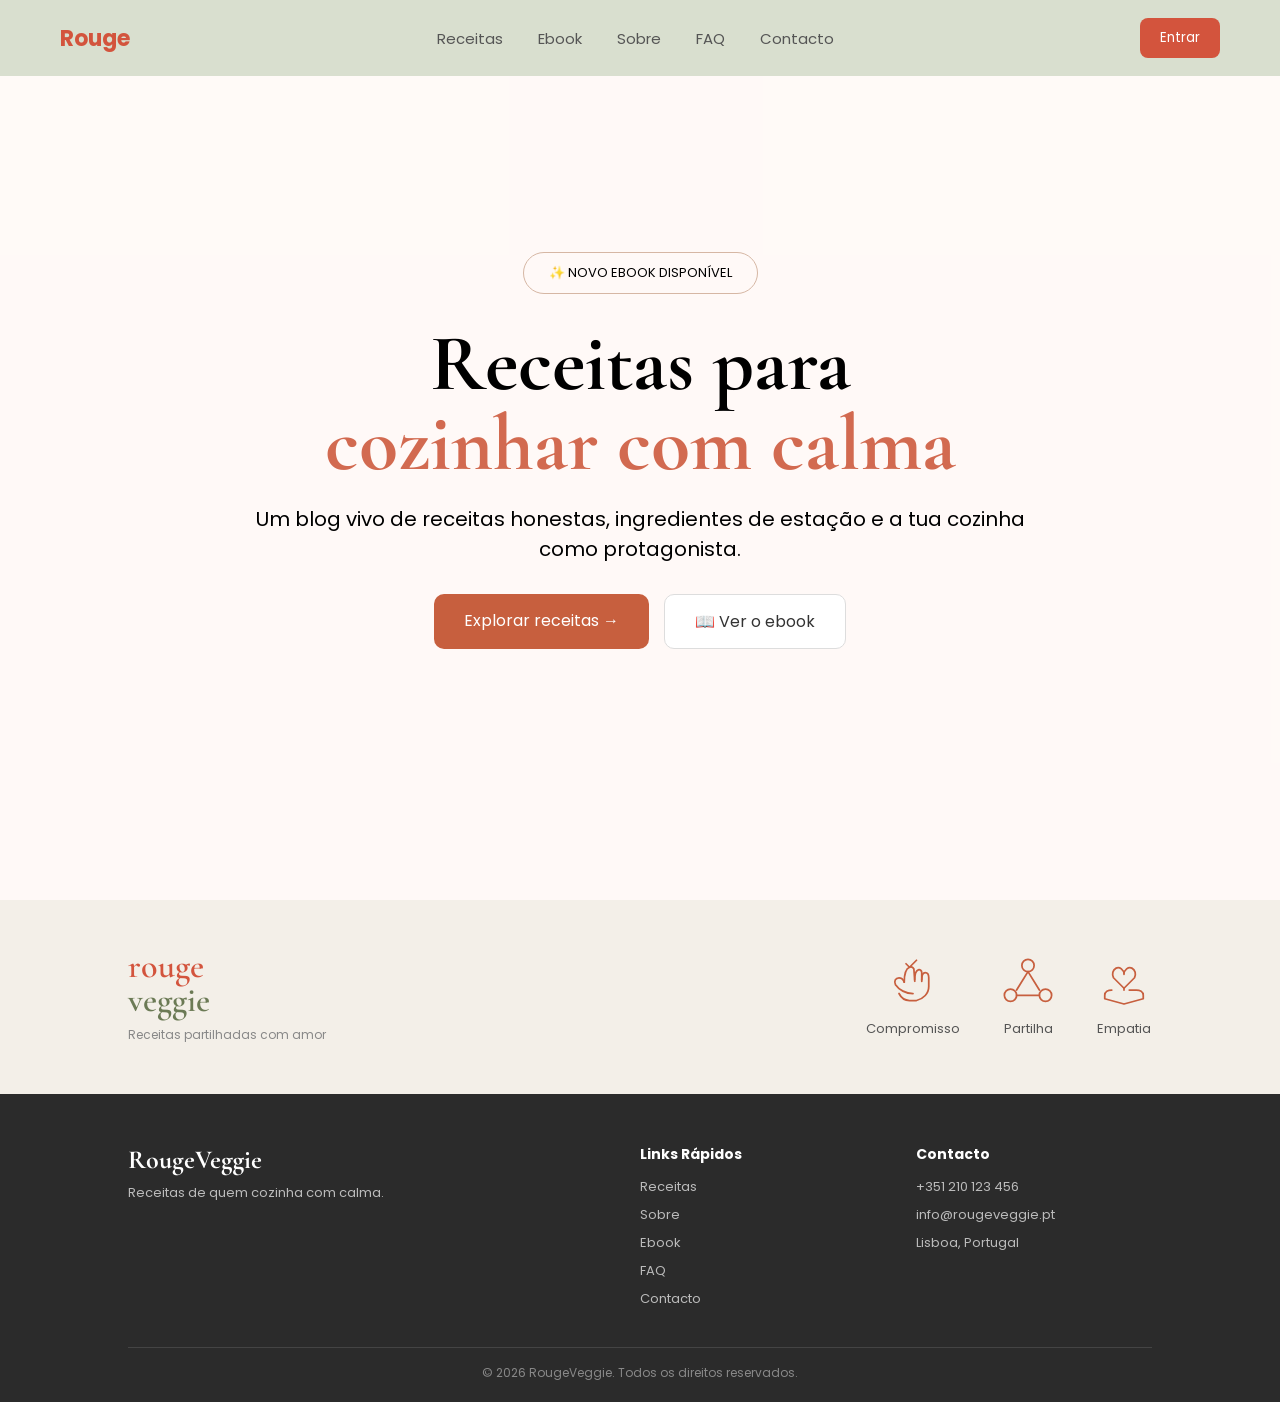
<file: index.html>
<!DOCTYPE html>
<html lang="pt">
<head>
    <meta charset="UTF-8">
    <meta name="viewport" content="width=device-width, initial-scale=1.0">
    <title>Rouge — Receitas para Cozinhar com Calma</title>
    <link rel="stylesheet" href="style.css">
    <link href="https://fonts.googleapis.com/css2?family=Cormorant+Garamond:wght@400;600&family=Poppins:wght@300;400;500;600&display=swap" rel="stylesheet">
</head>
<body>

<header>
    <a href="index.html" class="logo">Rouge</a>
    <nav>
        <a href="receitas.html">Receitas</a>
        <a href="ebook.html">Ebook</a>
        <a href="sobre.html">Sobre</a>
        <a href="faq.html">FAQ</a>
        <a href="contacto.html">Contacto</a>
    </nav>
    <button class="login-btn" onclick="window.location.href='login.html'">Entrar</button>
    <button class="hamburger" id="hamburger" aria-label="Abrir menu">
        <span></span><span></span><span></span>
    </button>
</header>

<div class="mobile-menu" id="mobileMenu">
    <a href="receitas.html">Receitas</a>
    <a href="ebook.html">Ebook</a>
    <a href="sobre.html">Sobre</a>
    <a href="faq.html">FAQ</a>
    <a href="contacto.html">Contacto</a>
    <button class="login-btn-mobile" onclick="window.location.href='login.html'">Entrar</button>
</div>

<section class="hero">
    <div class="overlay"></div>
    <div class="content">
        <span class="badge">✨ NOVO EBOOK DISPONÍVEL</span>
        <h1>Receitas para <br><span>cozinhar com calma</span></h1>
        <p>Um blog vivo de receitas honestas, ingredientes de estação e a tua cozinha como protagonista.</p>
        <div class="buttons">
            <a href="receitas.html" class="btn-primary">Explorar receitas →</a>
            <a href="ebook.html" class="btn-secondary">📖 Ver o ebook</a>
        </div>
    </div>
</section>

<script src="menu.js"></script>
</body>
</html>
</file>
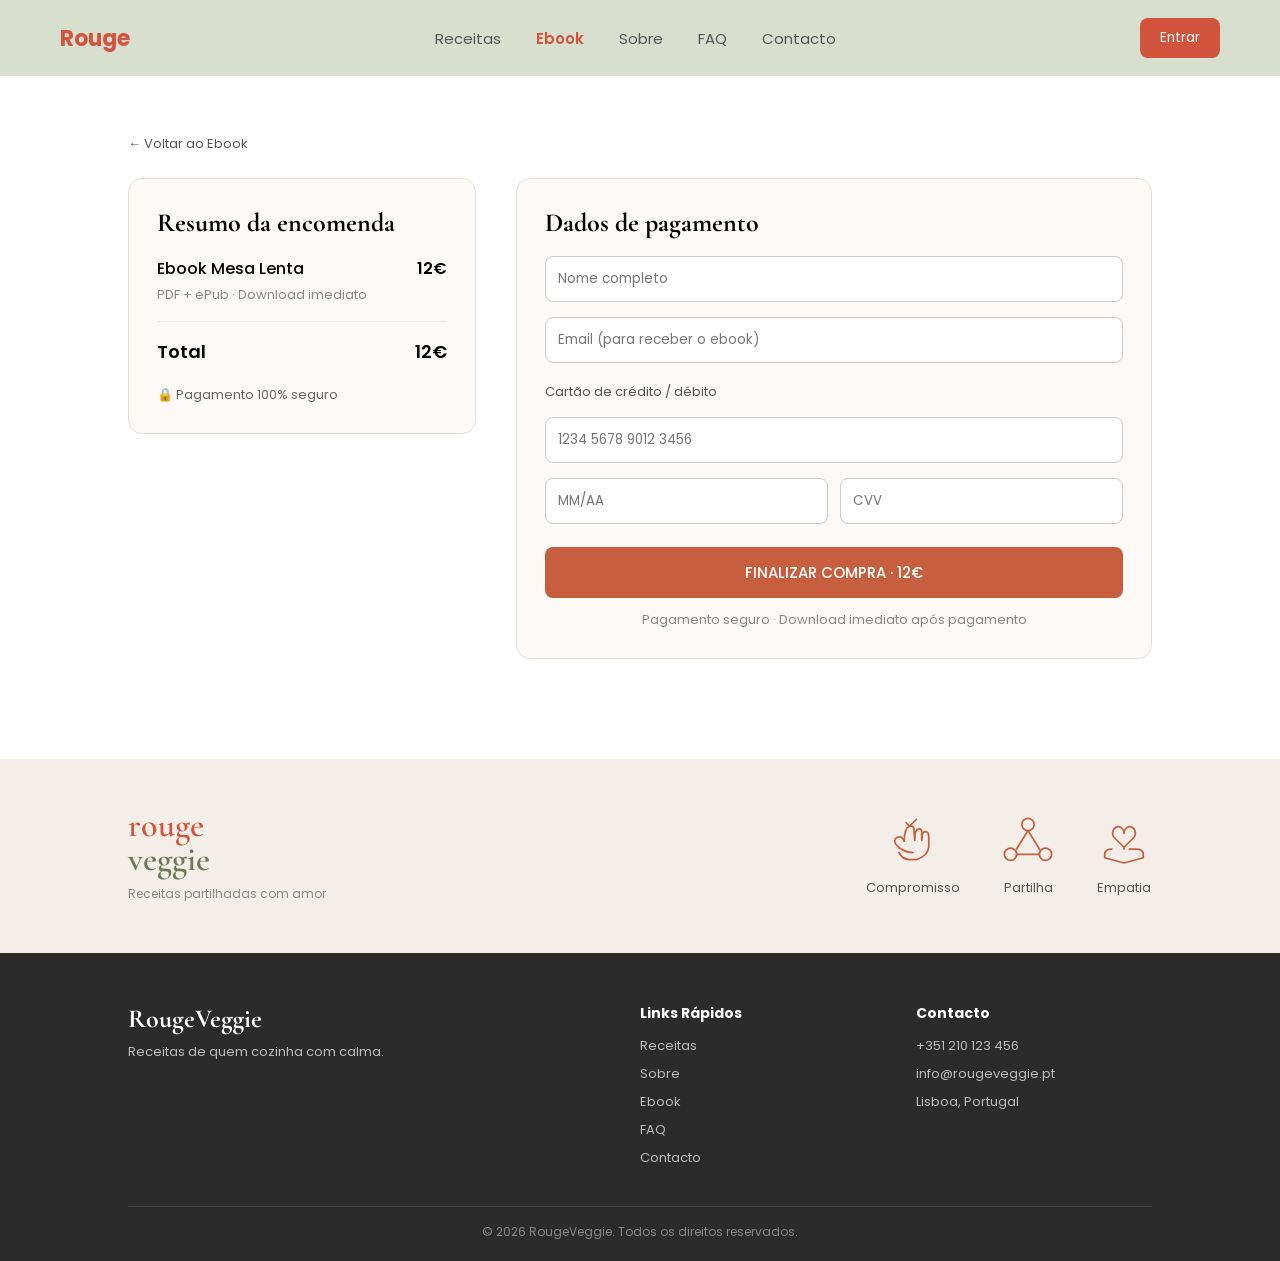
<file: checkout.html>
<!DOCTYPE html>
<html lang="pt">
<head>
    <meta charset="UTF-8">
    <meta name="viewport" content="width=device-width, initial-scale=1.0">
    <title>Checkout — Rouge</title>
    <link rel="stylesheet" href="style.css">
    <link href="https://fonts.googleapis.com/css2?family=Cormorant+Garamond:wght@400;600&family=Poppins:wght@300;400;500;600&display=swap" rel="stylesheet">
</head>
<body>

<header>
    <a href="index.html" class="logo">Rouge</a>
    <nav>
        <a href="receitas.html">Receitas</a>
        <a href="ebook.html" class="active">Ebook</a>
        <a href="sobre.html">Sobre</a>
        <a href="faq.html">FAQ</a>
        <a href="contacto.html">Contacto</a>
    </nav>
    <button class="login-btn" onclick="window.location.href='login.html'">Entrar</button>
    <button class="hamburger" id="hamburger" aria-label="Abrir menu">
        <span></span><span></span><span></span>
    </button>
</header>

<div class="mobile-menu" id="mobileMenu">
    <a href="receitas.html">Receitas</a>
    <a href="ebook.html" class="active">Ebook</a>
    <a href="sobre.html">Sobre</a>
    <a href="faq.html">FAQ</a>
    <a href="contacto.html">Contacto</a>
    <button class="login-btn-mobile" onclick="window.location.href='login.html'">Entrar</button>
</div>

<section class="section page-section">
    <a href="ebook.html" class="back-link-dark">← Voltar ao Ebook</a>
    <div class="checkout-layout">
        <div class="checkout-resumo">
            <h3>Resumo da encomenda</h3>
            <div class="checkout-item">
                <div>
                    <p class="checkout-item-nome">Ebook Mesa Lenta</p>
                    <p class="checkout-item-desc">PDF + ePub · Download imediato</p>
                </div>
                <span class="checkout-item-preco">12€</span>
            </div>
            <div class="checkout-total">
                <span>Total</span>
                <span>12€</span>
            </div>
            <div class="checkout-seguro">🔒 Pagamento 100% seguro</div>
        </div>
        <div class="checkout-form-box">
            <h3>Dados de pagamento</h3>
            <form onsubmit="finalizarCompra(event)">
                <input type="text" placeholder="Nome completo" required autocomplete="name">
                <input type="email" placeholder="Email (para receber o ebook)" required autocomplete="email">
                <label class="checkout-label" for="cartao">Cartão de crédito / débito</label>
                <input type="text" id="cartao" placeholder="1234 5678 9012 3456" inputmode="numeric" maxlength="19" pattern="[0-9 ]{19}" required autocomplete="cc-number">
                <div class="checkout-row">
                    <input type="text" id="validade" placeholder="MM/AA" inputmode="numeric" maxlength="5" pattern="(0[1-9]|1[0-2])/[0-9]{2}" required autocomplete="cc-exp">
                    <input type="text" id="cvv" placeholder="CVV" inputmode="numeric" maxlength="3" pattern="[0-9]{3}" required autocomplete="cc-csc">
                </div>
                <button type="submit" class="ebook-btn-comprar">FINALIZAR COMPRA · 12€</button>
            </form>
            <p class="ebook-seguro" style="text-align:center;margin-top:12px;">Pagamento seguro · Download imediato após pagamento</p>
        </div>
    </div>
</section>

<script src="menu.js"></script>
<script src="checkout.js"></script>
</body>
</html>
</file>
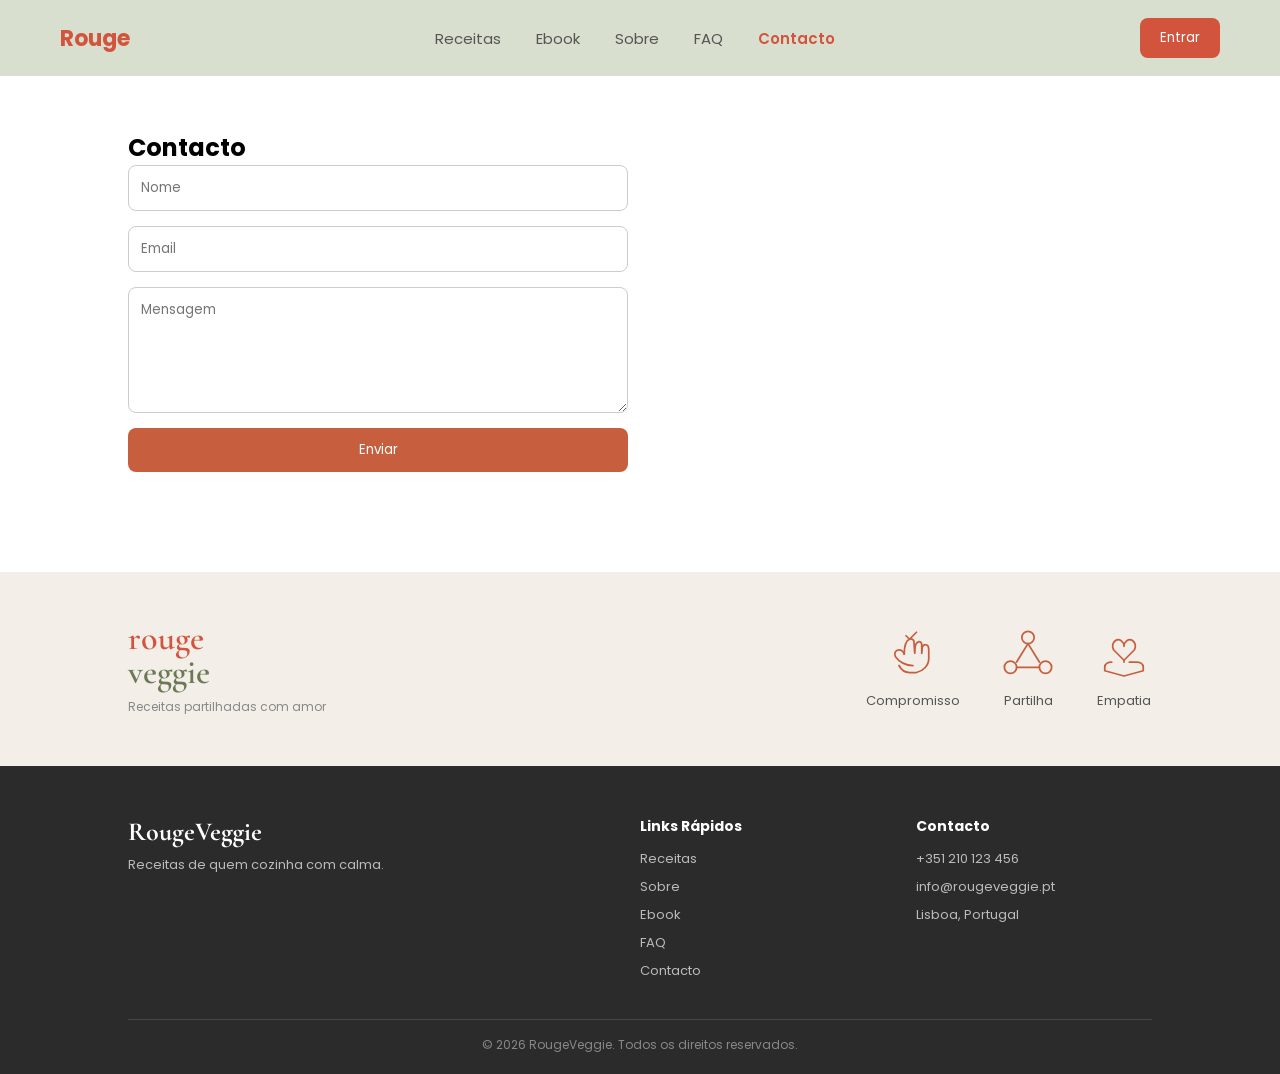
<file: contacto.html>
<!DOCTYPE html>
<html lang="pt">
<head>
    <meta charset="UTF-8">
    <meta name="viewport" content="width=device-width, initial-scale=1.0">
    <title>Contacto — Rouge</title>
    <link rel="stylesheet" href="style.css">
    <link href="https://fonts.googleapis.com/css2?family=Cormorant+Garamond:wght@400;600&family=Poppins:wght@300;400;500;600&display=swap" rel="stylesheet">
</head>
<body>

<header>
    <a href="index.html" class="logo">Rouge</a>
    <nav>
        <a href="receitas.html">Receitas</a>
        <a href="ebook.html">Ebook</a>
        <a href="sobre.html">Sobre</a>
        <a href="faq.html">FAQ</a>
        <a href="contacto.html" class="active">Contacto</a>
    </nav>
    <button class="login-btn" onclick="window.location.href='login.html'">Entrar</button>
    <button class="hamburger" id="hamburger" aria-label="Abrir menu">
        <span></span><span></span><span></span>
    </button>
</header>

<div class="mobile-menu" id="mobileMenu">
    <a href="receitas.html">Receitas</a>
    <a href="ebook.html">Ebook</a>
    <a href="sobre.html">Sobre</a>
    <a href="faq.html">FAQ</a>
    <a href="contacto.html" class="active">Contacto</a>
    <button class="login-btn-mobile" onclick="window.location.href='login.html'">Entrar</button>
</div>

<section class="section page-section">
    <h2>Contacto</h2>
    <form onsubmit="enviarFormulario(event)">
        <input type="text" placeholder="Nome" required>
        <input type="email" placeholder="Email" required>
        <textarea placeholder="Mensagem" rows="5" required></textarea>
        <button type="submit">Enviar</button>
    </form>
</section>

<script src="menu.js"></script>
<script>
function enviarFormulario(e) {
    e.preventDefault();
    alert("Mensagem enviada com sucesso! 🎉");
    e.target.reset();
}
</script>
</body>
</html>
</file>
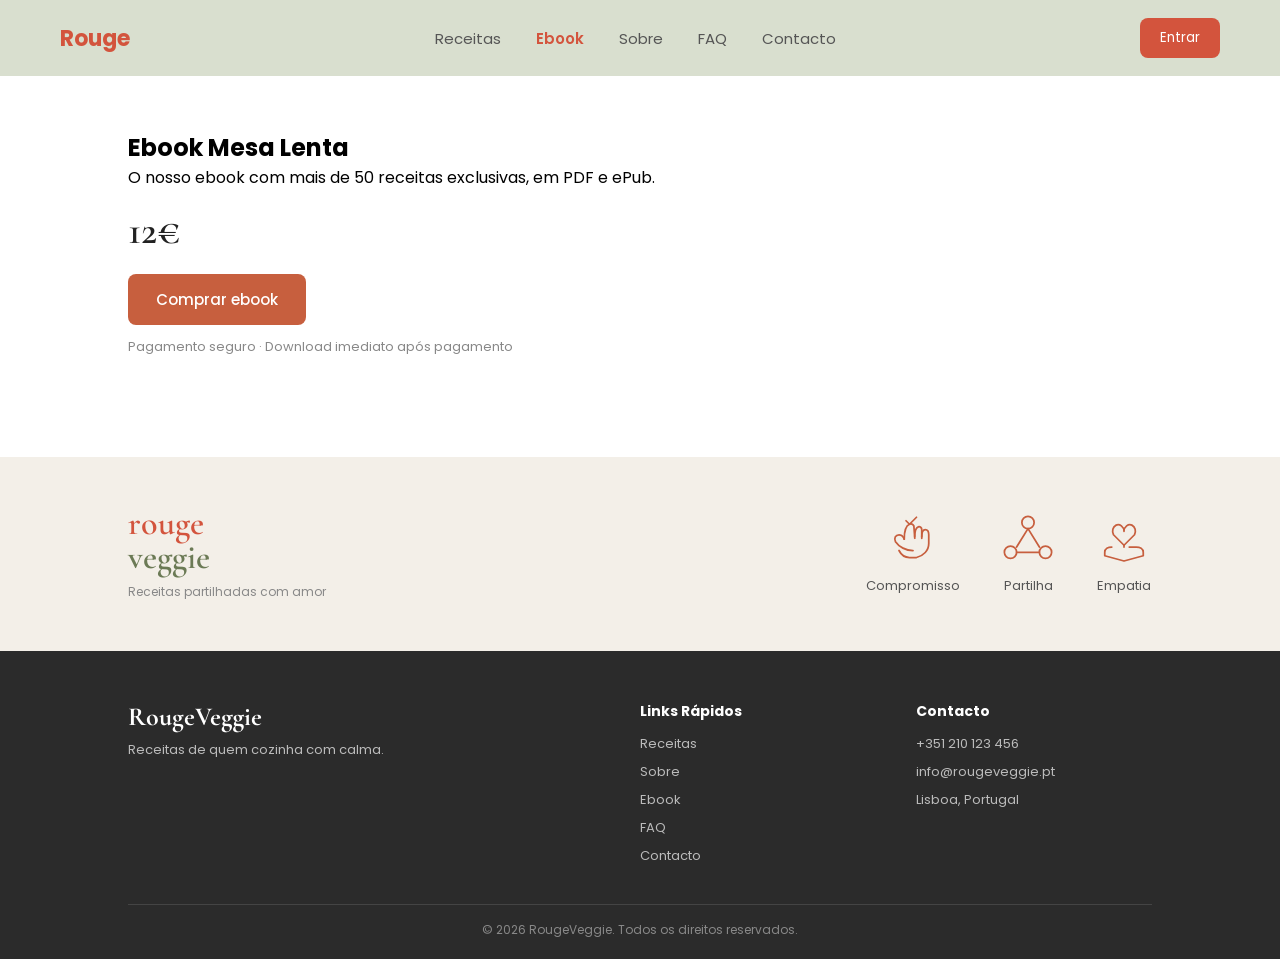
<file: ebook.html>
<!DOCTYPE html>
<html lang="pt">
<head>
    <meta charset="UTF-8">
    <meta name="viewport" content="width=device-width, initial-scale=1.0">
    <title>Ebook — Rouge</title>
    <link rel="stylesheet" href="style.css">
    <link href="https://fonts.googleapis.com/css2?family=Cormorant+Garamond:wght@400;600&family=Poppins:wght@300;400;500;600&display=swap" rel="stylesheet">
</head>
<body>

<header>
    <a href="index.html" class="logo">Rouge</a>
    <nav>
        <a href="receitas.html">Receitas</a>
        <a href="ebook.html" class="active">Ebook</a>
        <a href="sobre.html">Sobre</a>
        <a href="faq.html">FAQ</a>
        <a href="contacto.html">Contacto</a>
    </nav>
    <button class="login-btn" onclick="window.location.href='login.html'">Entrar</button>
    <button class="hamburger" id="hamburger" aria-label="Abrir menu">
        <span></span><span></span><span></span>
    </button>
</header>

<div class="mobile-menu" id="mobileMenu">
    <a href="receitas.html">Receitas</a>
    <a href="ebook.html" class="active">Ebook</a>
    <a href="sobre.html">Sobre</a>
    <a href="faq.html">FAQ</a>
    <a href="contacto.html">Contacto</a>
    <button class="login-btn-mobile" onclick="window.location.href='login.html'">Entrar</button>
</div>

<section class="section page-section">
    <h2>Ebook Mesa Lenta</h2>
    <p>O nosso ebook com mais de 50 receitas exclusivas, em PDF e ePub.</p>
    <p class="ebook-preco">12€</p>
    <a href="checkout.html" class="ebook-btn-comprar">Comprar ebook</a>
    <p class="ebook-seguro" style="margin-top:12px;">Pagamento seguro · Download imediato após pagamento</p>
</section>

<script src="menu.js"></script>
</body>
</html>
</file>
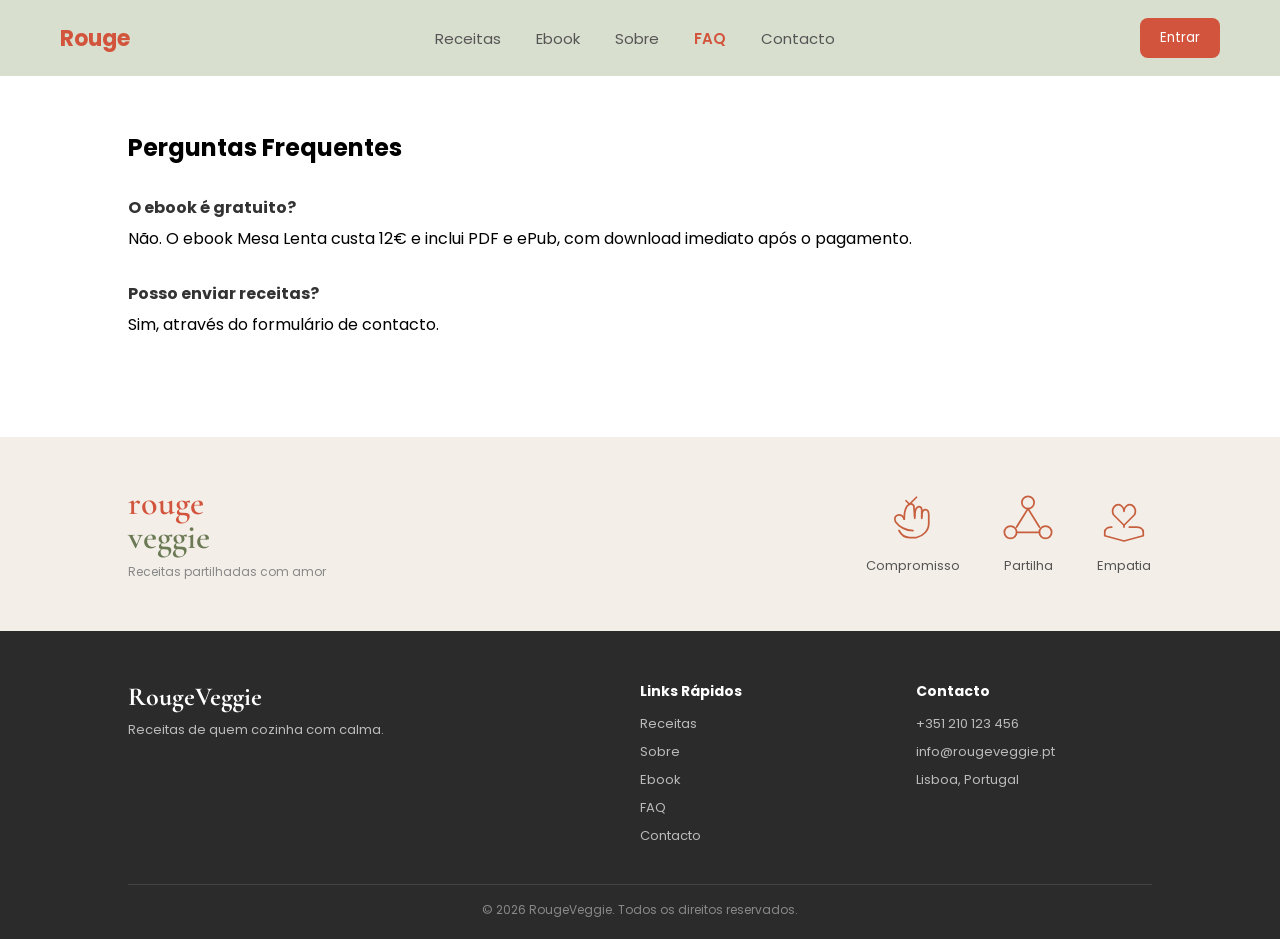
<file: faq.html>
<!DOCTYPE html>
<html lang="pt">
<head>
    <meta charset="UTF-8">
    <meta name="viewport" content="width=device-width, initial-scale=1.0">
    <title>FAQ — Rouge</title>
    <link rel="stylesheet" href="style.css">
    <link href="https://fonts.googleapis.com/css2?family=Cormorant+Garamond:wght@400;600&family=Poppins:wght@300;400;500;600&display=swap" rel="stylesheet">
</head>
<body>

<header>
    <a href="index.html" class="logo">Rouge</a>
    <nav>
        <a href="receitas.html">Receitas</a>
        <a href="ebook.html">Ebook</a>
        <a href="sobre.html">Sobre</a>
        <a href="faq.html" class="active">FAQ</a>
        <a href="contacto.html">Contacto</a>
    </nav>
    <button class="login-btn" onclick="window.location.href='login.html'">Entrar</button>
    <button class="hamburger" id="hamburger" aria-label="Abrir menu">
        <span></span><span></span><span></span>
    </button>
</header>

<div class="mobile-menu" id="mobileMenu">
    <a href="receitas.html">Receitas</a>
    <a href="ebook.html">Ebook</a>
    <a href="sobre.html">Sobre</a>
    <a href="faq.html" class="active">FAQ</a>
    <a href="contacto.html">Contacto</a>
    <button class="login-btn-mobile" onclick="window.location.href='login.html'">Entrar</button>
</div>

<section class="section page-section">
    <h2>Perguntas Frequentes</h2>
    <div class="faq-item">
        <h4>O ebook é gratuito?</h4>
        <p>Não. O ebook Mesa Lenta custa 12€ e inclui PDF e ePub, com download imediato após o pagamento.</p>
    </div>
    <div class="faq-item">
        <h4>Posso enviar receitas?</h4>
        <p>Sim, através do formulário de contacto.</p>
    </div>
</section>

<script src="menu.js"></script>
</body>
</html>
</file>
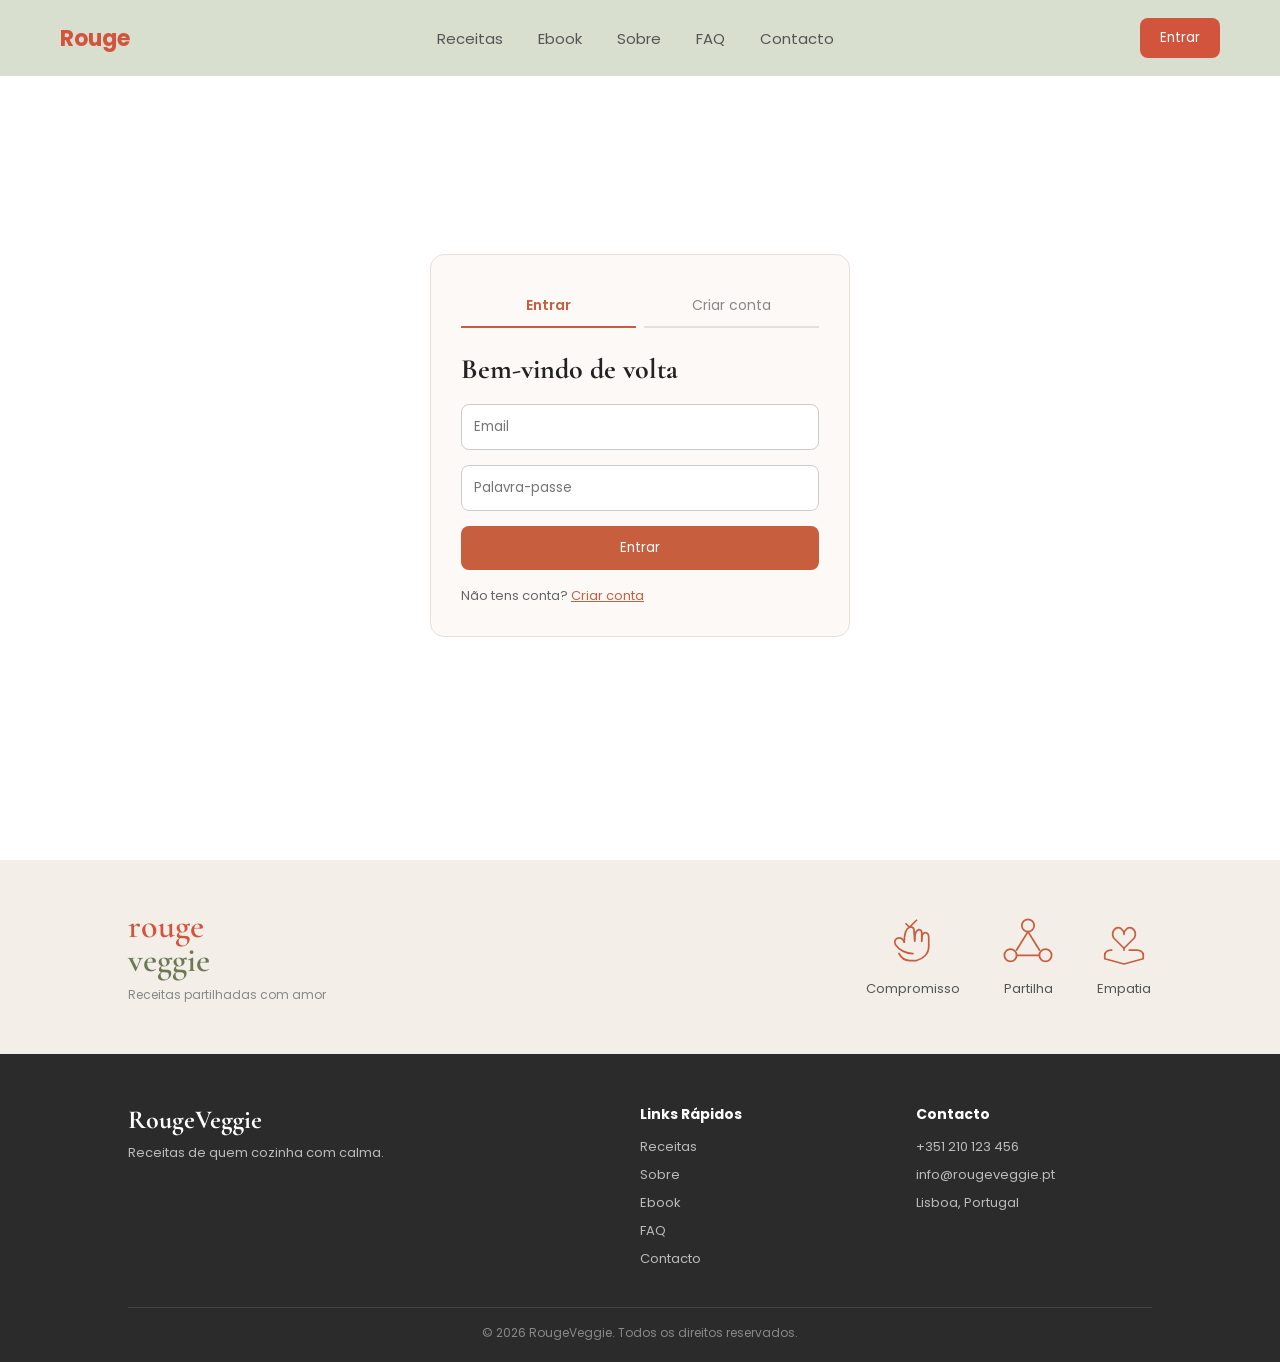
<file: login.html>
<!DOCTYPE html>
<html lang="pt">
<head>
    <meta charset="UTF-8">
    <meta name="viewport" content="width=device-width, initial-scale=1.0">
    <title>Entrar — Rouge</title>
    <link rel="stylesheet" href="style.css">
    <link href="https://fonts.googleapis.com/css2?family=Cormorant+Garamond:wght@400;600&family=Poppins:wght@300;400;500;600&display=swap" rel="stylesheet">
</head>
<body>

<header>
    <a href="index.html" class="logo">Rouge</a>
    <nav>
        <a href="receitas.html">Receitas</a>
        <a href="ebook.html">Ebook</a>
        <a href="sobre.html">Sobre</a>
        <a href="faq.html">FAQ</a>
        <a href="contacto.html">Contacto</a>
    </nav>
    <button class="login-btn" onclick="window.location.href='login.html'">Entrar</button>
    <button class="hamburger" id="hamburger" aria-label="Abrir menu">
        <span></span><span></span><span></span>
    </button>
</header>

<div class="mobile-menu" id="mobileMenu">
    <a href="receitas.html">Receitas</a>
    <a href="ebook.html">Ebook</a>
    <a href="sobre.html">Sobre</a>
    <a href="faq.html">FAQ</a>
    <a href="contacto.html">Contacto</a>
    <button class="login-btn-mobile" onclick="window.location.href='login.html'">Entrar</button>
</div>

<section class="section page-section">
    <div class="auth-wrap">
        <div class="auth-box">
            <div class="auth-tabs">
                <button type="button" class="auth-tab active" id="btn-tab-login" onclick="switchTab('login')">Entrar</button>
                <button type="button" class="auth-tab" id="btn-tab-register" onclick="switchTab('register')">Criar conta</button>
            </div>
            <div id="tab-login">
                <h3 class="auth-title">Bem-vindo de volta</h3>
                <form onsubmit="fazerLogin(event)">
                    <input type="email" placeholder="Email" required autocomplete="email">
                    <input type="password" placeholder="Palavra-passe" required autocomplete="current-password">
                    <button type="submit">Entrar</button>
                </form>
                <p class="auth-link">Não tens conta? <a onclick="switchTab('register')">Criar conta</a></p>
            </div>
            <div id="tab-register" style="display:none">
                <h3 class="auth-title">Criar conta</h3>
                <form onsubmit="fazerRegisto(event)">
                    <input type="text" placeholder="Nome" required autocomplete="name">
                    <input type="email" placeholder="Email" required autocomplete="email">
                    <input type="password" placeholder="Palavra-passe" required minlength="6" autocomplete="new-password">
                    <input type="password" placeholder="Confirmar palavra-passe" required minlength="6" autocomplete="new-password">
                    <button type="submit">Criar conta</button>
                </form>
                <p class="auth-link">Já tens conta? <a onclick="switchTab('login')">Entrar</a></p>
            </div>
        </div>
    </div>
</section>

<script src="menu.js"></script>
<script src="auth.js"></script>
</body>
</html>
</file>
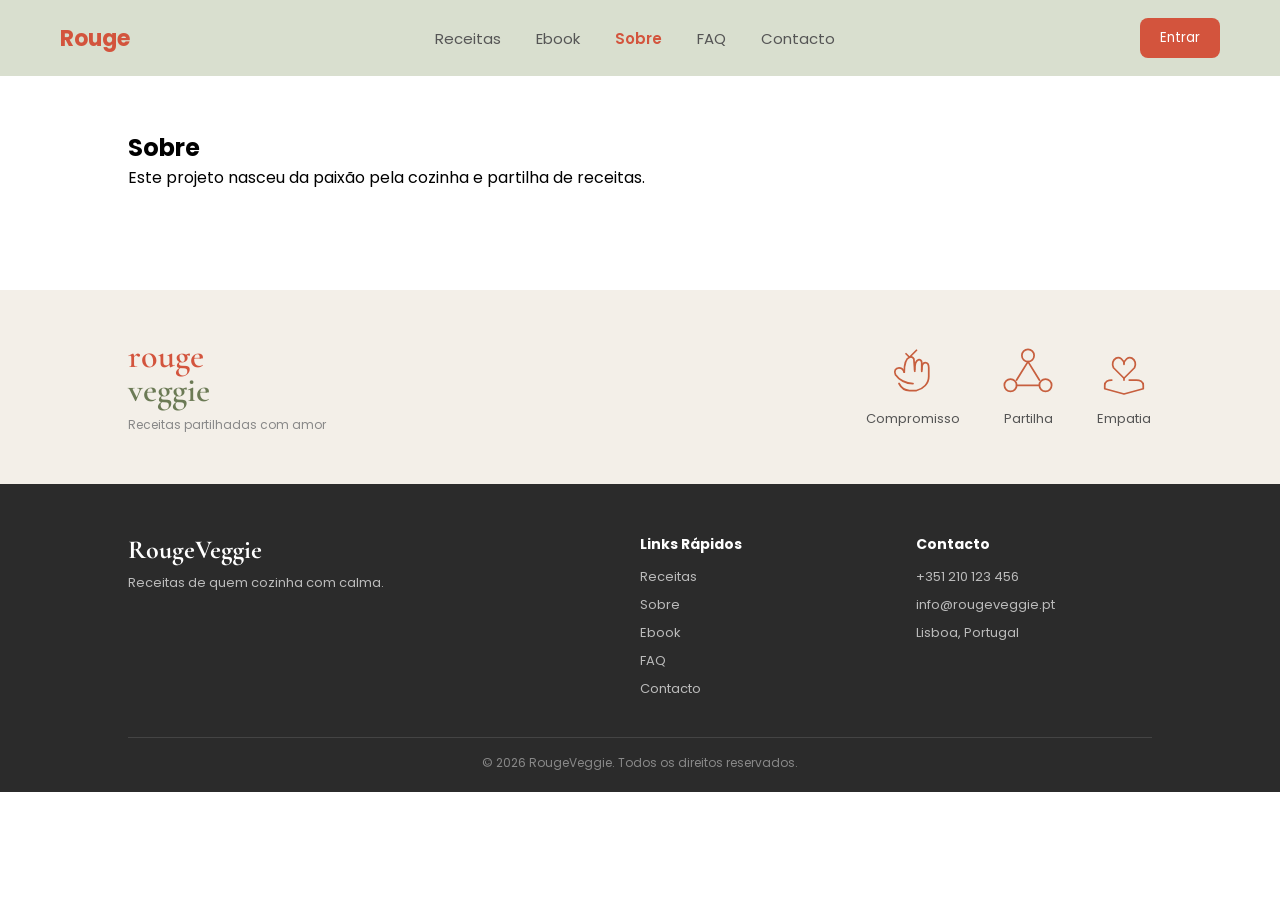
<file: sobre.html>
<!DOCTYPE html>
<html lang="pt">
<head>
    <meta charset="UTF-8">
    <meta name="viewport" content="width=device-width, initial-scale=1.0">
    <title>Sobre — Rouge</title>
    <link rel="stylesheet" href="style.css">
    <link href="https://fonts.googleapis.com/css2?family=Cormorant+Garamond:wght@400;600&family=Poppins:wght@300;400;500;600&display=swap" rel="stylesheet">
</head>
<body>

<header>
    <a href="index.html" class="logo">Rouge</a>
    <nav>
        <a href="receitas.html">Receitas</a>
        <a href="ebook.html">Ebook</a>
        <a href="sobre.html" class="active">Sobre</a>
        <a href="faq.html">FAQ</a>
        <a href="contacto.html">Contacto</a>
    </nav>
    <button class="login-btn" onclick="window.location.href='login.html'">Entrar</button>
    <button class="hamburger" id="hamburger" aria-label="Abrir menu">
        <span></span><span></span><span></span>
    </button>
</header>

<div class="mobile-menu" id="mobileMenu">
    <a href="receitas.html">Receitas</a>
    <a href="ebook.html">Ebook</a>
    <a href="sobre.html" class="active">Sobre</a>
    <a href="faq.html">FAQ</a>
    <a href="contacto.html">Contacto</a>
    <button class="login-btn-mobile" onclick="window.location.href='login.html'">Entrar</button>
</div>

<section class="section page-section">
    <h2>Sobre</h2>
    <p>Este projeto nasceu da paixão pela cozinha e partilha de receitas.</p>
</section>

<script src="menu.js"></script>
</body>
</html>
</file>
<file: style.css>
* {
    margin: 0;
    padding: 0;
    box-sizing: border-box;
}

body {
    font-family: 'Poppins', sans-serif;
}

/* HEADER */
header {
    position: fixed;
    top: 0;
    width: 100%;
    background: #d9dfcf;
    display: flex;
    justify-content: space-between;
    align-items: center;
    padding: 18px 60px;
    z-index: 1000;
}

.logo {
    font-weight: 700;
    color: #d3543d;
    font-size: 22px;
    text-decoration: none;
}

nav {
    display: flex;
    gap: 35px;
}

nav a {
    text-decoration: none;
    color: #555;
    font-size: 15px;
}

nav a.active {
    color: #d3543d;
    font-weight: 600;
}

.login-btn {
    background: #d3543d;
    color: white;
    border: none;
    padding: 10px 20px;
    border-radius: 8px;
    cursor: pointer;
    font-family: 'Poppins', sans-serif;
}

/* HAMBURGER BUTTON */
.hamburger {
    display: none;
    flex-direction: column;
    gap: 5px;
    background: none;
    border: none;
    cursor: pointer;
    padding: 4px;
    z-index: 1100;
}

.hamburger span {
    display: block;
    width: 24px;
    height: 2px;
    background: #333;
    border-radius: 2px;
    transition: all 0.3s ease;
}

/* Animação X quando aberto */
.hamburger.open span:nth-child(1) {
    transform: translateY(7px) rotate(45deg);
}
.hamburger.open span:nth-child(2) {
    opacity: 0;
}
.hamburger.open span:nth-child(3) {
    transform: translateY(-7px) rotate(-45deg);
}

/* MOBILE MENU OVERLAY */
.mobile-menu {
    display: flex;
    position: fixed;
    inset: 0;
    background: #d9dfcf;
    z-index: 999;
    flex-direction: column;
    justify-content: center;
    align-items: center;
    gap: 36px;
    opacity: 0;
    visibility: hidden;
    pointer-events: none;
    transition: opacity 0.3s ease, visibility 0.3s ease;
}

.mobile-menu.open {
    opacity: 1;
    visibility: visible;
    pointer-events: auto;
}

@media (min-width: 769px) {
    .mobile-menu { display: none; }
}

.mobile-menu a {
    text-decoration: none;
    color: #333;
    font-size: 26px;
    font-family: 'Cormorant Garamond', serif;
    font-weight: 600;
    transition: color 0.2s;
}

.mobile-menu a:hover,
.mobile-menu a.active {
    color: #d3543d;
}

.mobile-menu .login-btn-mobile {
    margin-top: 10px;
    background: #d3543d;
    color: white;
    border: none;
    padding: 12px 32px;
    border-radius: 8px;
    cursor: pointer;
    font-family: 'Poppins', sans-serif;
    font-size: 15px;
}

/* HERO */
.hero {
    height: 100vh;
    background: url("https://images.unsplash.com/photo-1490645935967-10de6ba17061") center/cover no-repeat;
    display: flex;
    justify-content: center;
    align-items: center;
    text-align: center;
    position: relative;
}

.overlay {
    position: absolute;
    inset: 0;
    background: rgba(255,245,240,.55);
}

.content {
    position: relative;
    max-width: 850px;
    z-index: 10;
    padding: 20px;
}

.badge {
    display: inline-block;
    border: 1px solid #d6b7a4;
    border-radius: 30px;
    padding: 10px 25px;
    font-size: 13px;
    margin-bottom: 30px;
}

h1 {
    font-family: 'Cormorant Garamond', serif;
    font-size: 80px;
    line-height: 1;
}

h1 span {
    color: #d26a50;
}

.content p {
    font-size: 20px;
    margin-top: 20px;
}

.buttons {
    margin-top: 30px;
    display: flex;
    justify-content: center;
    gap: 15px;
    flex-wrap: wrap;
}

.btn-primary,
.btn-secondary {
    text-decoration: none;
    padding: 14px 30px;
    border-radius: 10px;
}

.btn-primary {
    background: #c75f3e;
    color: white;
}

.btn-secondary {
    background: white;
    border: 1px solid #ddd;
    color: #333;
}

/* SECTIONS */
.section {
    padding: 100px 10%;
    background: white;
}

.page-section {
    padding-top: 130px;
}

/* SEARCH BOX */
.search-box {
    width: 100%;
    max-width: 400px;
    padding: 12px 16px;
    border: 1px solid #ddd;
    border-radius: 10px;
    font-family: 'Poppins', sans-serif;
    font-size: 14px;
    margin-top: 20px;
    display: block;
}

/* FAQ */
.faq-item {
    margin-top: 30px;
}

.faq-item h4 {
    font-size: 16px;
    margin-bottom: 6px;
    color: #333;
}

/* FORM */
form {
    display: flex;
    flex-direction: column;
    gap: 15px;
    max-width: 500px;
}

input, textarea {
    padding: 12px;
    border: 1px solid #ccc;
    border-radius: 8px;
    font-family: 'Poppins', sans-serif;
}

form button {
    background: #c75f3e;
    color: white;
    border: none;
    padding: 12px;
    border-radius: 8px;
    cursor: pointer;
    font-family: 'Poppins', sans-serif;
}

/* DOWNLOAD BTN */
.download-btn {
    background: #c75f3e;
    color: white;
    border: none;
    padding: 12px 28px;
    border-radius: 8px;
    cursor: pointer;
    font-family: 'Poppins', sans-serif;
    font-size: 15px;
    margin-top: 20px;
}

/* SMOOTH SCROLL */
html {
    scroll-behavior: smooth;
}

/* RESPONSIVO */
@media (max-width: 768px) {
    header {
        padding: 15px 20px;
    }

    nav {
        display: none;
    }

    .login-btn {
        display: none;
    }

    .hamburger {
        display: flex;
    }

    h1 {
        font-size: 42px;
    }

    .content p {
        font-size: 16px;
    }

    .page-section {
        padding-top: 100px;
    }

    .section {
        padding: 80px 6%;
    }
}

/* ===== CARDS COM IMAGEM ===== */
.cards {
    display: grid;
    grid-template-columns: repeat(3, 1fr);
    gap: 24px;
    margin-top: 30px;
}

.card {
    background: white;
    border-radius: 14px;
    overflow: hidden;
    box-shadow: 0 2px 12px rgba(0,0,0,0.07);
    transition: transform 0.2s ease, box-shadow 0.2s ease;
    display: flex;
    flex-direction: column;
    min-width: unset;
    padding: 0;
    text-decoration: none;
    color: inherit;
}

.card:hover {
    transform: translateY(-4px);
    box-shadow: 0 8px 24px rgba(0,0,0,0.12);
}

.card-img {
    width: 100%;
    height: 200px;
    overflow: hidden;
}

.card-img img {
    width: 100%;
    height: 100%;
    object-fit: cover;
    transition: transform 0.4s ease;
}

.card:hover .card-img img {
    transform: scale(1.05);
}

.card-body {
    padding: 20px;
    display: flex;
    flex-direction: column;
    gap: 8px;
    flex: 1;
}

.card-category {
    font-size: 11px;
    font-weight: 600;
    letter-spacing: 1px;
    color: #c75f3e;
}

.card-title {
    font-family: 'Cormorant Garamond', serif;
    font-size: 22px;
    font-weight: 600;
    color: #222;
    line-height: 1.2;
}

.card-desc {
    font-size: 13px;
    color: #666;
    line-height: 1.6;
    display: -webkit-box;
    -webkit-line-clamp: 2;
    -webkit-box-orient: vertical;
    overflow: hidden;
}

.card-meta {
    display: flex;
    align-items: center;
    gap: 14px;
    margin-top: 8px;
    font-size: 12px;
    color: #888;
}

.card-author {
    margin-left: auto;
    font-style: italic;
    color: #aaa;
}

.sem-resultados {
    color: #888;
    font-size: 15px;
    margin-top: 20px;
}

@media (max-width: 900px) {
    .cards { grid-template-columns: repeat(2, 1fr); }
}
@media (max-width: 600px) {
    .cards { grid-template-columns: 1fr; }
}

/* ===== PÁGINA DE DETALHE DA RECEITA ===== */
.receita-hero {
    margin-top: 64px;
    height: 420px;
    background-size: cover;
    background-position: center;
    position: relative;
    display: flex;
    align-items: flex-end;
}

.receita-hero-overlay {
    position: absolute;
    inset: 0;
    background: linear-gradient(to bottom, rgba(0,0,0,0.1) 0%, rgba(0,0,0,0.65) 100%);
}

.receita-hero-content {
    position: relative;
    z-index: 2;
    padding: 40px 10%;
    color: white;
}

.back-link {
    display: inline-block;
    color: rgba(255,255,255,0.8);
    text-decoration: none;
    font-size: 13px;
    margin-bottom: 12px;
    transition: color 0.2s;
}
.back-link:hover { color: white; }

.receita-hero-content .card-category {
    color: #f5b49a;
}

.receita-hero-content h1 {
    font-family: 'Cormorant Garamond', serif;
    font-size: 52px;
    font-weight: 600;
    line-height: 1.1;
    margin: 8px 0;
    color: white;
}

.receita-hero-content p {
    font-size: 15px;
    color: rgba(255,255,255,0.85);
    max-width: 560px;
}

/* INFO BOX */
.receita-body {
    padding: 50px 10% 80px;
    background: #fdf9f7;
}

.info-box {
    display: flex;
    gap: 0;
    border: 1px solid #e8e0d8;
    border-radius: 14px;
    overflow: hidden;
    background: white;
    max-width: 640px;
    margin-bottom: 60px;
}

.info-item {
    flex: 1;
    display: flex;
    flex-direction: column;
    align-items: center;
    padding: 24px 20px;
    border-right: 1px solid #e8e0d8;
    gap: 4px;
}

.info-item:last-child { border-right: none; }

.info-icon {
    font-size: 18px;
    margin-bottom: 4px;
}

.info-label {
    font-size: 10px;
    letter-spacing: 1.5px;
    color: #999;
    font-weight: 600;
}

.info-value {
    font-family: 'Cormorant Garamond', serif;
    font-size: 32px;
    font-weight: 600;
    color: #222;
    line-height: 1;
}

/* INGREDIENTES + PREPARAÇÃO */
.receita-grid {
    display: grid;
    grid-template-columns: 1fr 1.8fr;
    gap: 60px;
    align-items: start;
}

.ingredientes h2,
.preparacao h2 {
    font-family: 'Cormorant Garamond', serif;
    font-size: 36px;
    font-weight: 400;
    color: #222;
    margin-bottom: 24px;
}

.ingredientes ul {
    list-style: none;
    padding: 0;
}

.ingredientes ul li {
    padding: 12px 0;
    border-bottom: 1px solid #ede8e2;
    font-size: 14px;
    color: #444;
    display: flex;
    align-items: center;
    gap: 10px;
}

.ingredientes ul li::before {
    content: "•";
    color: #c75f3e;
    font-size: 18px;
    flex-shrink: 0;
}

/* PASSOS */
.preparacao ol {
    list-style: none;
    padding: 0;
    display: flex;
    flex-direction: column;
    gap: 28px;
}

.preparacao ol li {
    display: flex;
    gap: 20px;
    align-items: flex-start;
}

.step-num {
    font-family: 'Cormorant Garamond', serif;
    font-size: 36px;
    font-weight: 400;
    color: #c75f3e;
    line-height: 1;
    flex-shrink: 0;
    width: 28px;
}

.step-text {
    font-size: 14px;
    color: #444;
    line-height: 1.7;
    padding-top: 6px;
}

/* RESPONSIVO — detalhe */
@media (max-width: 768px) {
    .receita-hero { height: 320px; }
    .receita-hero-content h1 { font-size: 34px; }
    .receita-grid { grid-template-columns: 1fr; gap: 40px; }
    .info-box { max-width: 100%; }
    .receita-body { padding: 40px 6% 60px; }
}


/* ===== EBOOK ===== */
.ebook-btn-comprar {
    display: inline-block;
    background: #c75f3e;
    color: white;
    border: none;
    padding: 14px 28px;
    border-radius: 8px;
    cursor: pointer;
    font-family: 'Poppins', sans-serif;
    font-size: 15px;
    font-weight: 500;
    text-decoration: none;
    margin-top: 20px;
}
.ebook-btn-comprar:hover { background: #b25235; }
.ebook-preco {
    font-family: 'Cormorant Garamond', serif;
    font-size: 40px;
    font-weight: 600;
    color: #222;
    margin-top: 16px;
}
.ebook-seguro { font-size: 13px; color: #888; }

/* ===== LOGIN / REGISTO ===== */
.auth-wrap {
    min-height: 70vh;
    display: flex;
    align-items: center;
    justify-content: center;
}
.auth-box {
    width: 100%;
    max-width: 420px;
    background: #fdf9f7;
    border: 1px solid #e8e0d8;
    border-radius: 14px;
    padding: 30px;
}
.auth-box form { max-width: none; }
.auth-tabs { display: flex; gap: 8px; margin-bottom: 24px; }
.auth-tab {
    flex: 1;
    padding: 10px;
    border: none;
    border-bottom: 2px solid #e8e0d8;
    background: none;
    cursor: pointer;
    font-family: 'Poppins', sans-serif;
    font-size: 14px;
    color: #888;
}
.auth-tab.active { color: #c75f3e; border-bottom-color: #c75f3e; font-weight: 600; }
.auth-title {
    font-family: 'Cormorant Garamond', serif;
    font-size: 28px;
    margin-bottom: 18px;
    color: #222;
}
.auth-link { margin-top: 16px; font-size: 13px; color: #666; }
.auth-link a { color: #c75f3e; cursor: pointer; text-decoration: underline; }

/* ===== CHECKOUT ===== */
.checkout-layout {
    display: grid;
    grid-template-columns: 1fr 1.2fr;
    gap: 40px;
    align-items: start;
}
.checkout-resumo,
.checkout-form-box {
    background: #fdf9f7;
    border: 1px solid #e8e0d8;
    border-radius: 14px;
    padding: 28px;
}
.checkout-resumo h3,
.checkout-form-box h3 {
    font-family: 'Cormorant Garamond', serif;
    font-size: 26px;
    margin-bottom: 18px;
}
.checkout-item {
    display: flex;
    justify-content: space-between;
    gap: 16px;
    padding-bottom: 16px;
    border-bottom: 1px solid #ede8e2;
}
.checkout-item-nome { font-weight: 500; }
.checkout-item-desc { font-size: 13px; color: #888; margin-top: 4px; }
.checkout-item-preco { font-weight: 600; }
.checkout-total {
    display: flex;
    justify-content: space-between;
    padding-top: 16px;
    font-weight: 600;
    font-size: 18px;
}
.checkout-seguro { margin-top: 20px; font-size: 13px; color: #666; }
.checkout-label { font-size: 13px; color: #555; margin-top: 4px; }
.checkout-form-box form { max-width: none; }
.checkout-row { display: grid; grid-template-columns: 1fr 1fr; gap: 12px; }
.checkout-form-box .ebook-btn-comprar { width: 100%; margin-top: 8px; }
.back-link-dark {
    display: inline-block;
    color: #555;
    text-decoration: none;
    font-size: 13px;
    margin-bottom: 24px;
}
.back-link-dark:hover { color: #c75f3e; }

/* ===== VALORES + RODAPÉ ===== */
.footer-valores {
    background: #f3efe8;
    padding: 50px 10%;
    display: flex;
    flex-wrap: wrap;
    align-items: center;
    justify-content: space-between;
    gap: 30px;
}
.footer-logo-box { display: flex; flex-direction: column; }
.logo-rouge,
.logo-veggie {
    font-family: 'Cormorant Garamond', serif;
    font-size: 34px;
    font-weight: 600;
    line-height: 1;
}
.logo-rouge { color: #d3543d; }
.logo-veggie { color: #6b7a55; }
.logo-sub { font-size: 12px; color: #888; margin-top: 8px; }
.valores-lista { display: flex; gap: 40px; flex-wrap: wrap; }
.valor-item {
    display: flex;
    flex-direction: column;
    align-items: center;
    gap: 8px;
    font-size: 13px;
    color: #555;
}
.valor-item svg {
    width: 56px;
    height: 56px;
    fill: none;
    stroke: #c75f3e;
    stroke-width: 2;
}

footer {
    background: #2b2b2b;
    color: #ddd;
    padding: 50px 10% 20px;
}
.footer-grid {
    display: grid;
    grid-template-columns: 2fr 1fr 1fr;
    gap: 40px;
}
.footer-brand h3 {
    font-family: 'Cormorant Garamond', serif;
    font-size: 26px;
    color: white;
    margin-bottom: 8px;
}
.footer-col h4 { color: white; font-size: 14px; margin-bottom: 12px; }
.footer-col a,
.footer-col p,
.footer-brand p {
    display: block;
    font-size: 13px;
    color: #bbb;
    text-decoration: none;
    margin-bottom: 8px;
}
.footer-col a:hover { color: #f5b49a; }
.footer-bottom {
    margin-top: 30px;
    padding-top: 16px;
    border-top: 1px solid #444;
    font-size: 12px;
    color: #888;
    text-align: center;
}

@media (max-width: 768px) {
    .checkout-layout { grid-template-columns: 1fr; }
    .footer-grid { grid-template-columns: 1fr; gap: 24px; }
    .footer-valores { padding: 40px 6%; flex-direction: column; align-items: flex-start; }
}
</file>
